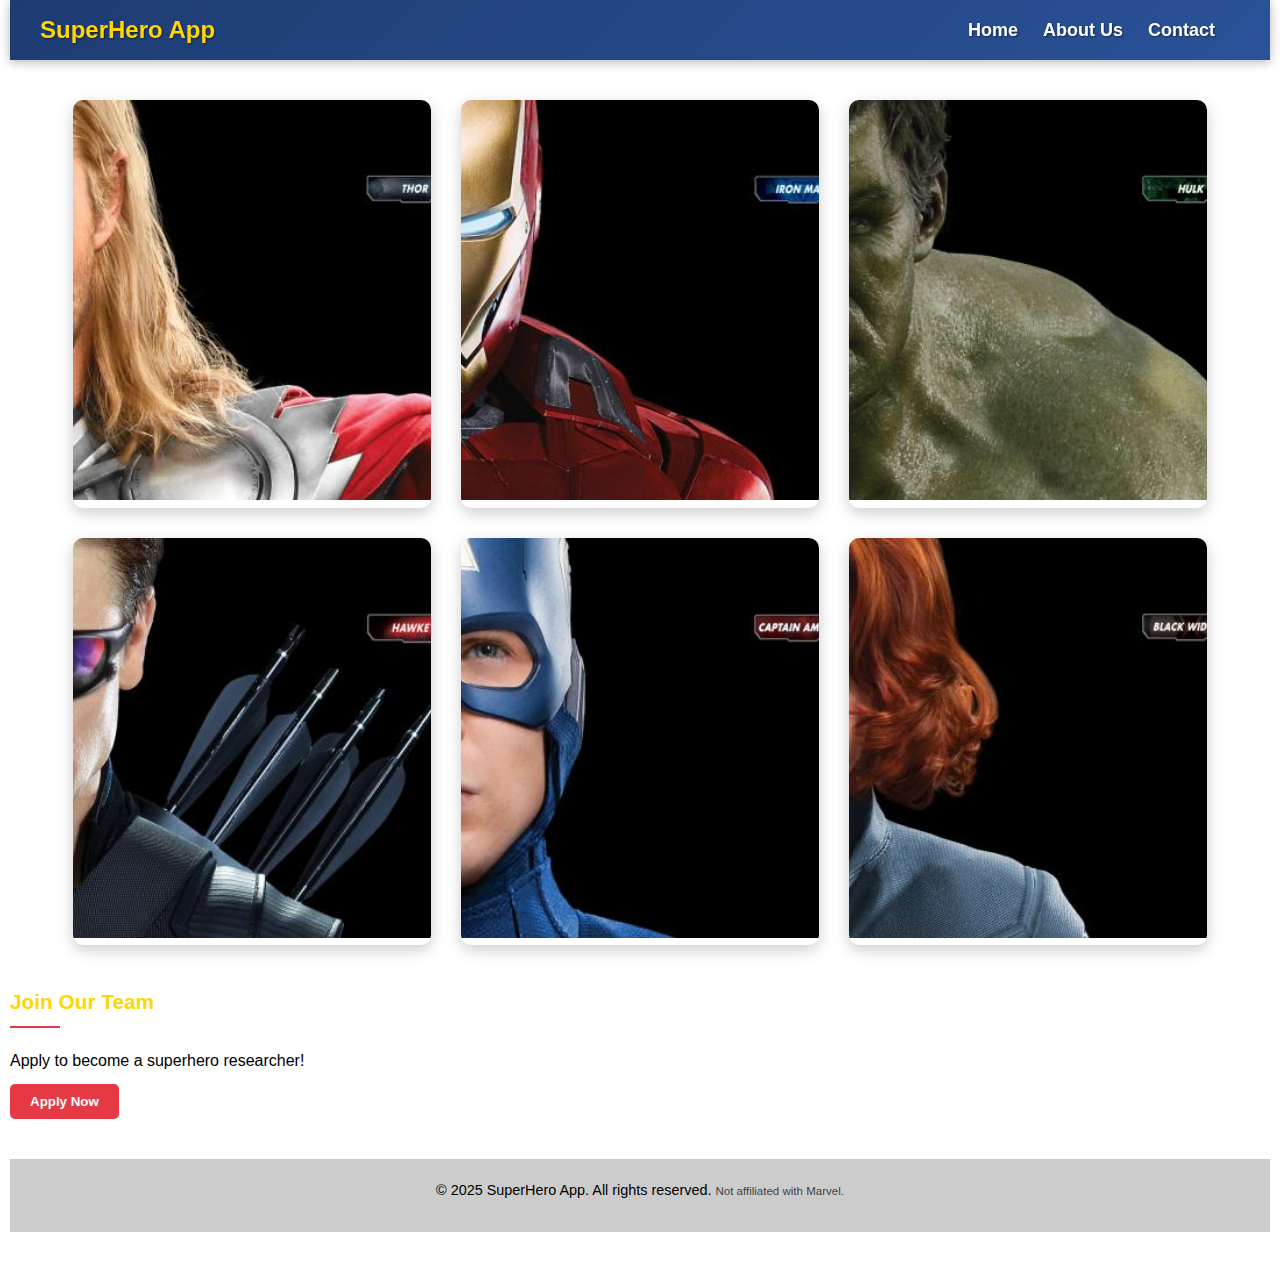
<file: SuperHero-APP/avengersImages/index.html>
<!DOCTYPE html>
<html lang="en">
<head>
    <meta charset="UTF-8">
    <meta name="viewport" content="width=device-width, initial-scale=1.0">
    <title>Home-Page</title>
    <link rel="stylesheet" href="Style.css">
</head>
<body>
    <div id="menu">
        <a href="" class="logo">SuperHero App</a>
        <a href="index.htm">Home</a>
        <a href="about-us.html">About Us</a>
        <a href="contact.html">Contact</a>
        
    </div>
    <!--Navigation Bar end-->

    <div class="gallery">
                <a href="avenger-1.html"><img src="images/avengers_01.jpg"/></a>
                <a href="avenger-2.html"><img src="images/avengers_02.jpg"/></a>
                <a href="avenger-3.html"><img src="images/avengers_03.jpg"/></a>
                <a href="avenger-4.html"><img src="images/avengers_04.jpg"/></a>
                <a href="avenger-5.html"><img src="images/avengers_05.jpg"/></a>
                <a href="avenger-6.html"><img src="images/avengers_06.jpg"/></a>
    </div>
    <div class="footer-section">
            <h3>Join Our Team</h3>
            <p>Apply to become a superhero researcher!</p>
            <button class="shield-btn">Apply Now</button>
        </div>
    </div>
    
    <div class="footer-bottom">
        <p>&copy; 2025 SuperHero App. All rights reserved. <span class="disclaimer">Not affiliated with Marvel.</span></p>
        <div class="social-icons">
            <a href="#"><i class="fab fa-github"></i></a>
            <a href="#"><i class="fab fa-twitter"></i></a>
            <a href="#"><i class="fab fa-discord"></i></a>
        </div>
    </div>
</footer>
</body>
</html>
</file>
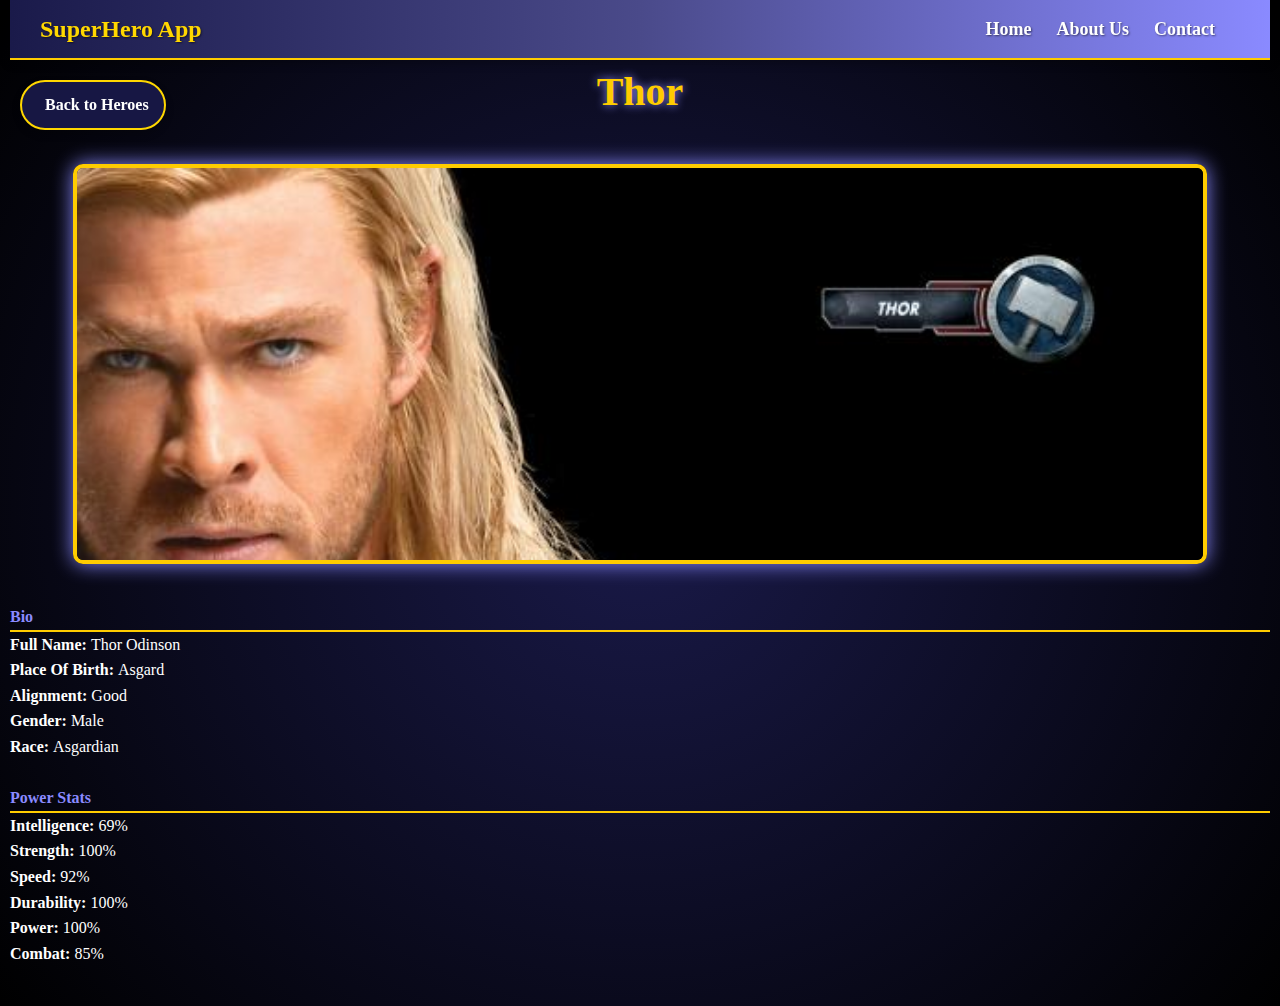
<file: SuperHero-APP/avengersImages/avenger-1.html>
<!DOCTYPE html>
<html lang="en">
<head>
    <meta charset="UTF-8">
    <meta name="viewport" content="width=device-width, initial-scale=1.0">
    <title>avenger-1</title>
    <link rel="stylesheet" href="Style.css">
    <link rel="stylesheet" href="thor.css">
    <style>
        /* ===== BACK BUTTON STYLES ===== */
.back-button {
    position: fixed;
    top: 80px;
    left: 20px;
    z-index: 999;
    background: rgba(26, 26, 74, 0.9);
    color: white;
    padding: 10px 15px;
    border-radius: 30px;
    text-decoration: none;
    font-weight: 600;
    display: flex;
    align-items: center;
    gap: 8px;
    border: 2px solid #ffd700;
    box-shadow: 0 4px 8px rgba(0,0,0,0.2);
    transition: all 0.3s ease;
}

.back-button:hover {
    background: #e63946;
    transform: translateX(-5px);
    box-shadow: 0 6px 12px rgba(0,0,0,0.3);
}

/* Adjust for mobile */
@media (max-width: 768px) {
    .back-button {
        top: 70px;
        padding: 8px 12px;
        font-size: 0.9em;
    }
}
    </style>
</head>
<body>
    <div id="menu">
        <a href="" class="logo">SuperHero App</a>
        <a href="index.html">Home</a>
        <a href="about-us.html">About Us</a>
        <a href="contact.html">Contact</a>
        
    </div>
    <!--Navigation Bar end-->
    <a href="index.html" class="back-button">
        <i class="fas fa-arrow-left"></i> Back to Heroes
    </a>

    <h2>Thor</h2>
          <div class="gallery">
               <img src="images/avengers_01.jpg">
          </div>
             <h4>Bio</h4>
               <p><b>Full Name: </b> Thor Odinson</p>
               <p><b>Place Of Birth: </b> Asgard</p>
               <p><b>Alignment: </b> Good</p>
               <p><b>Gender: </b> Male</p>
               <p><b>Race: </b> Asgardian</p>
              <br/>

              <h4>Power Stats</h4>
              <p><b>Intelligence: </b> 69%</p>
              <p><b>Strength: </b> 100%</p>
              <p><b>Speed: </b> 92%</p>
              <p><b>Durability: </b> 100%</p>
              <p><b>Power: </b> 100%</p>
              <p><b>Combat: </b> 85%</p> 

</body>
</html>
</file>
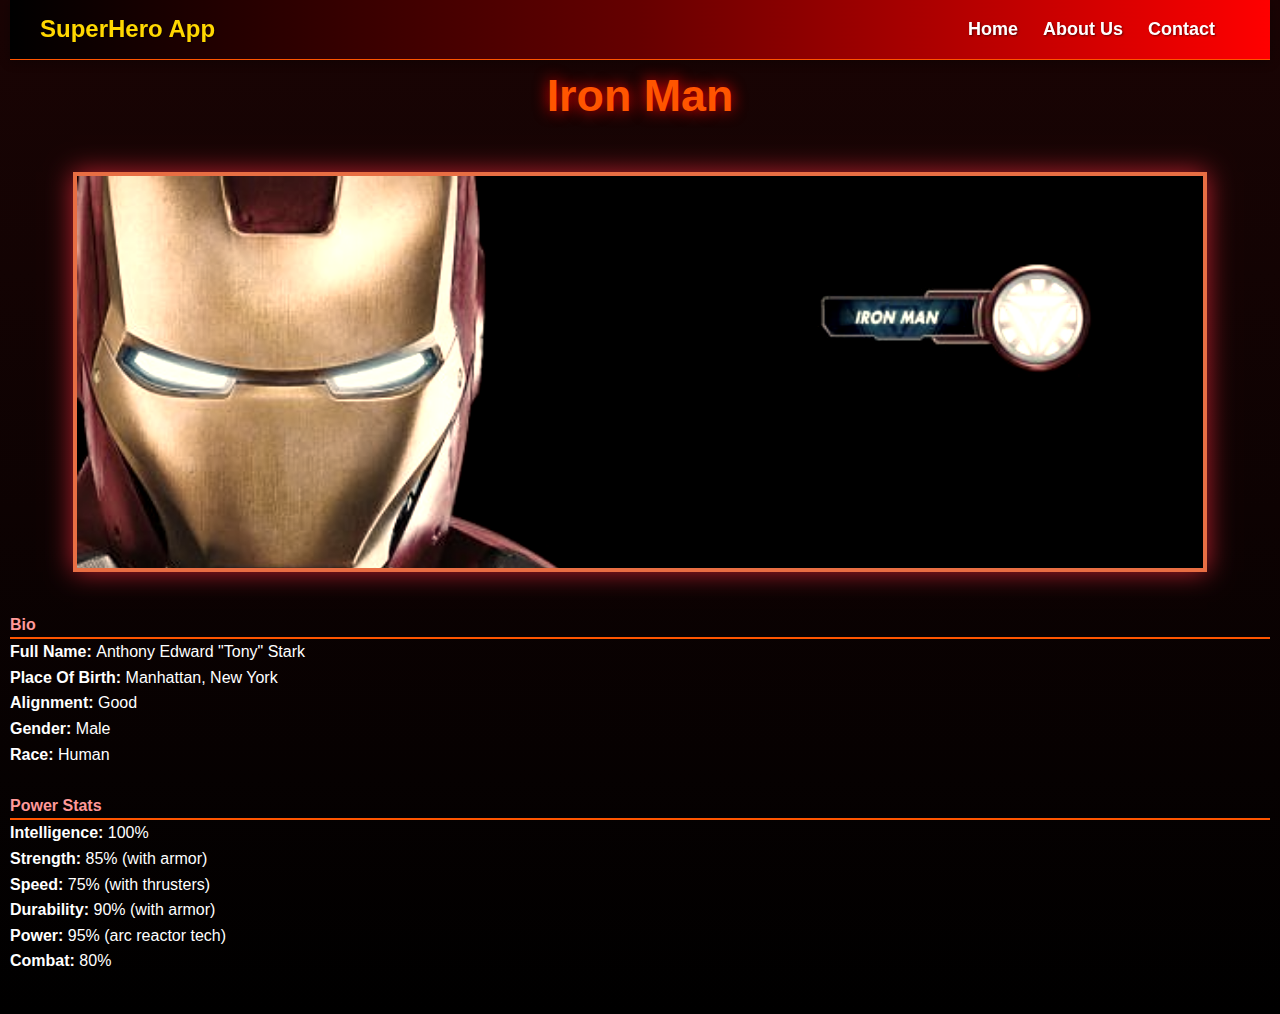
<file: SuperHero-APP/avengersImages/avenger-2.html>
<!DOCTYPE html>
<html lang="en">
<head>
    <meta charset="UTF-8">
    <meta name="viewport" content="width=device-width, initial-scale=1.0">
    <title>avenger-1</title>
    <link rel="stylesheet" href="Style.css">
    <link rel="stylesheet" href="ironman.css">
</head>
<body>
    <div id="menu">
        <a href="" class="logo">SuperHero App</a>
        <a href="index.html">Home</a>
        <a href="about-us.html">About Us</a>
        <a href="contact.html">Contact</a>
        
    </div>
    <!--Navigation Bar end-->

    <h2>Iron Man</h2>
    <div class="gallery">
        <img src="images/avengers_02.jpg" alt="Iron Man">
    </div>
    <h4>Bio</h4>
        <p><b>Full Name: </b> Anthony Edward "Tony" Stark</p>
        <p><b>Place Of Birth: </b> Manhattan, New York</p>
        <p><b>Alignment: </b> Good</p>
        <p><b>Gender: </b> Male</p>
        <p><b>Race: </b> Human</p>
    <br/>

<h4>Power Stats</h4>
    <p><b>Intelligence: </b> 100%</p>
    <p><b>Strength: </b> 85% (with armor)</p>
    <p><b>Speed: </b> 75% (with thrusters)</p>
    <p><b>Durability: </b> 90% (with armor)</p>
    <p><b>Power: </b> 95% (arc reactor tech)</p>
    <p><b>Combat: </b> 80%</p>

</body>
</html>
</file>
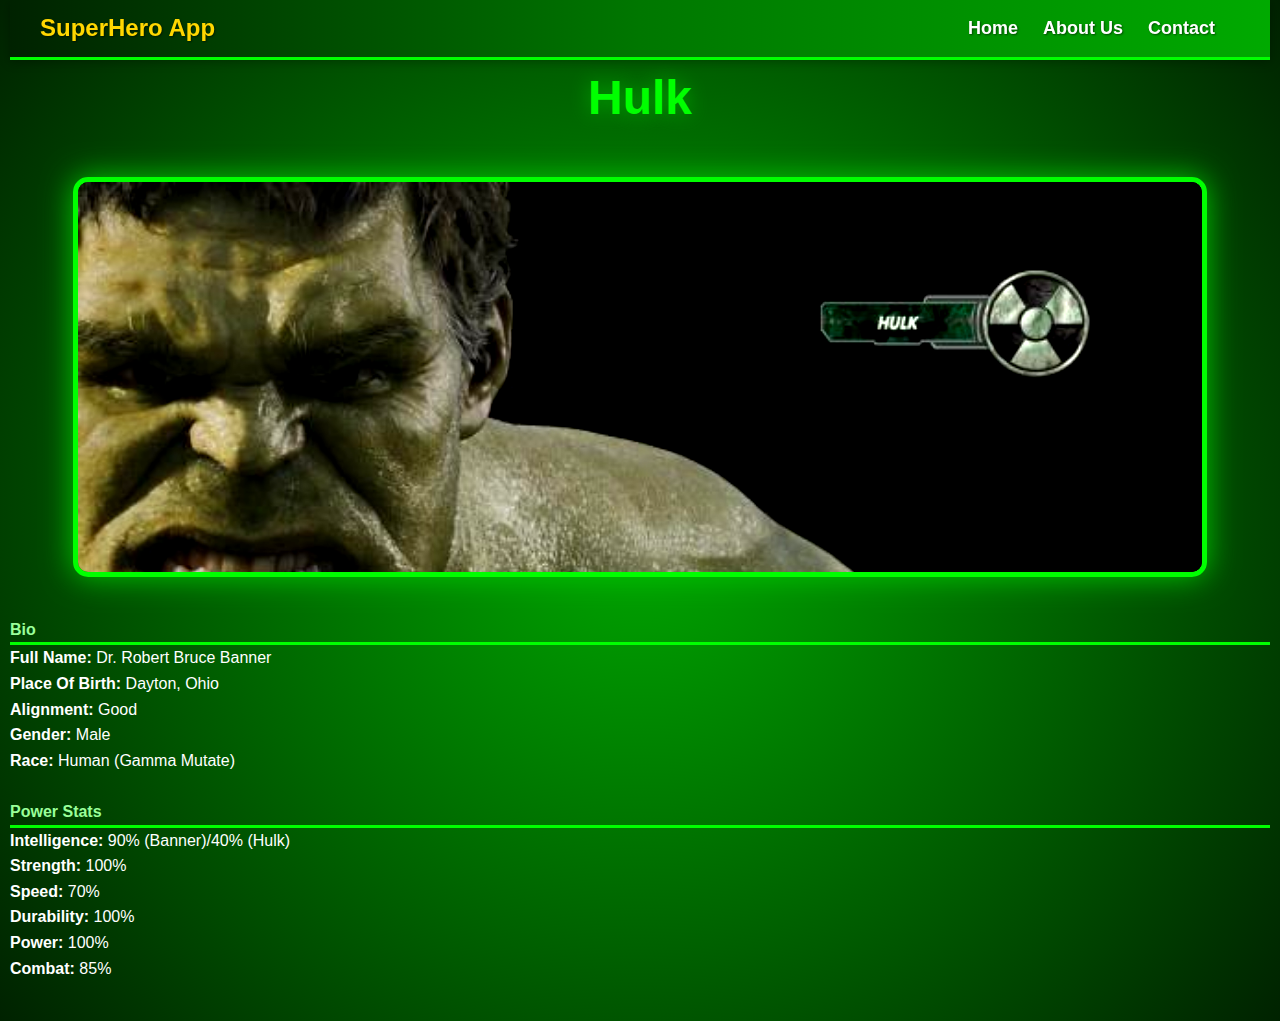
<file: SuperHero-APP/avengersImages/avenger-3.html>
<!DOCTYPE html>
<html lang="en">
<head>
    <meta charset="UTF-8">
    <meta name="viewport" content="width=device-width, initial-scale=1.0">
    <title>avenger-1</title>
    <link rel="stylesheet" href="Style.css">
    <link rel="stylesheet" href="hulk.css">
</head>
<body>
    <div id="menu">
        <a href="" class="logo">SuperHero App</a>
        <a href="index.html">Home</a>
        <a href="about-us.html">About Us</a>
        <a href="contact.html">Contact</a>
        
    </div>
    <!--Navigation Bar end-->

    <h2>Hulk</h2>
<div class="gallery">
    <img src="images/avengers_03.jpg" alt="Hulk">
</div>
<h4>Bio</h4>
    <p><b>Full Name: </b> Dr. Robert Bruce Banner</p>
    <p><b>Place Of Birth: </b> Dayton, Ohio</p>
    <p><b>Alignment: </b> Good</p>
    <p><b>Gender: </b> Male</p>
    <p><b>Race: </b> Human (Gamma Mutate)</p>
<br/>

<h4>Power Stats</h4>
    <p><b>Intelligence: </b> 90% (Banner)/40% (Hulk)</p>
    <p><b>Strength: </b> 100%</p>
    <p><b>Speed: </b> 70%</p>
    <p><b>Durability: </b> 100%</p>
    <p><b>Power: </b> 100%</p>
    <p><b>Combat: </b> 85%</p>

</body>
</html>
</file>
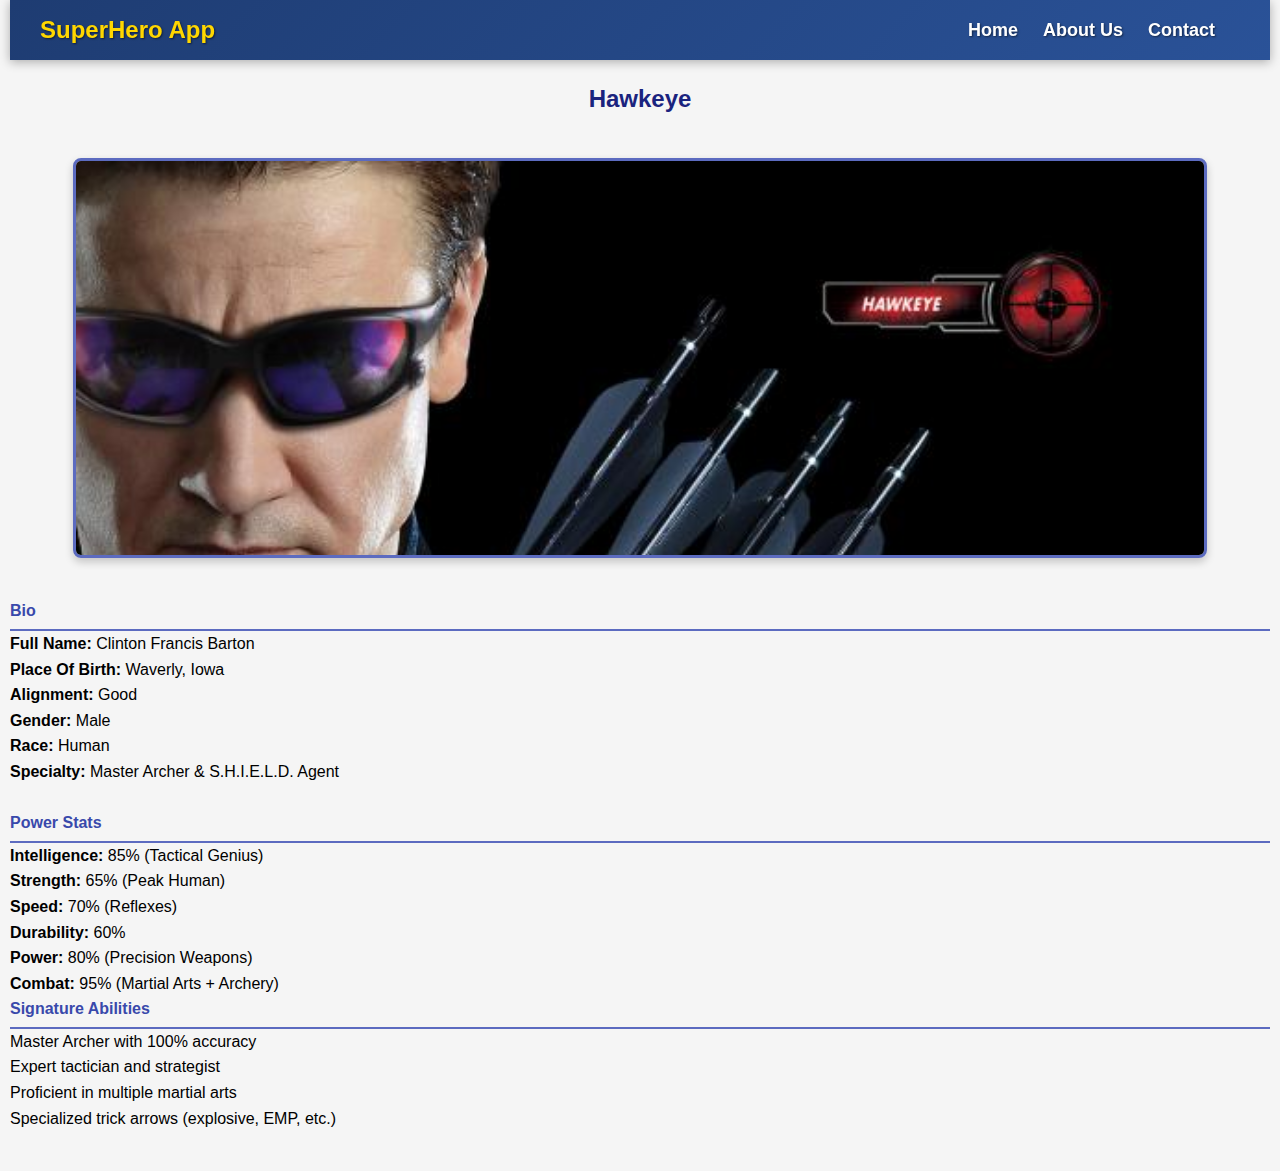
<file: SuperHero-APP/avengersImages/avenger-4.html>
<!DOCTYPE html>
<html lang="en">
<head>
    <meta charset="UTF-8">
    <meta name="viewport" content="width=device-width, initial-scale=1.0">
    <title>Hawkeye - SuperHero App</title>
    <link rel="stylesheet" href="Style.css">
    <style>
        /* Additional inline styles for Hawkeye's page */
        body {
            background-color: #f5f5f5;
            font-family: 'Segoe UI', Tahoma, Geneva, Verdana, sans-serif;
        }
        .gallery img {
            border: 3px solid #5c6bc0;
            border-radius: 8px;
            box-shadow: 0 4px 8px rgba(0,0,0,0.2);
        }
        h2 {
            color: #1a237e;
            text-align: center;
            margin-top: 20px;
        }
        h4 {
            color: #3949ab;
            border-bottom: 2px solid #5c6bc0;
            padding-bottom: 5px;
        }
    </style>
</head>
<body>
    <div id="menu">
        <a href="" class="logo">SuperHero App</a>
        <a href="index.html">Home</a>
        <a href="about-us.html">About Us</a>
        <a href="contact.html">Contact</a>
        
    </div>
    <!--Navigation Bar end-->

    <h2>Hawkeye</h2>
    <div class="gallery">
        <img src="images/avengers_04.jpg" alt="Hawkeye in action">
    </div>
    <h4>Bio</h4>
        <p><b>Full Name: </b> Clinton Francis Barton</p>
        <p><b>Place Of Birth: </b> Waverly, Iowa</p>
        <p><b>Alignment: </b> Good</p>
        <p><b>Gender: </b> Male</p>
        <p><b>Race: </b> Human</p>
        <p><b>Specialty: </b> Master Archer & S.H.I.E.L.D. Agent</p>
        <br/>

    <h4>Power Stats</h4>
        <p><b>Intelligence: </b> 85% (Tactical Genius)</p>
        <p><b>Strength: </b> 65% (Peak Human)</p>
        <p><b>Speed: </b> 70% (Reflexes)</p>
        <p><b>Durability: </b> 60%</p>
        <p><b>Power: </b> 80% (Precision Weapons)</p>
        <p><b>Combat: </b> 95% (Martial Arts + Archery)</p>
    
    <div class="abilities">
        <h4>Signature Abilities</h4>
        <ul>
            <li>Master Archer with 100% accuracy</li>
            <li>Expert tactician and strategist</li>
            <li>Proficient in multiple martial arts</li>
            <li>Specialized trick arrows (explosive, EMP, etc.)</li>
        </ul>
    </div>
</body>
</html>
</file>
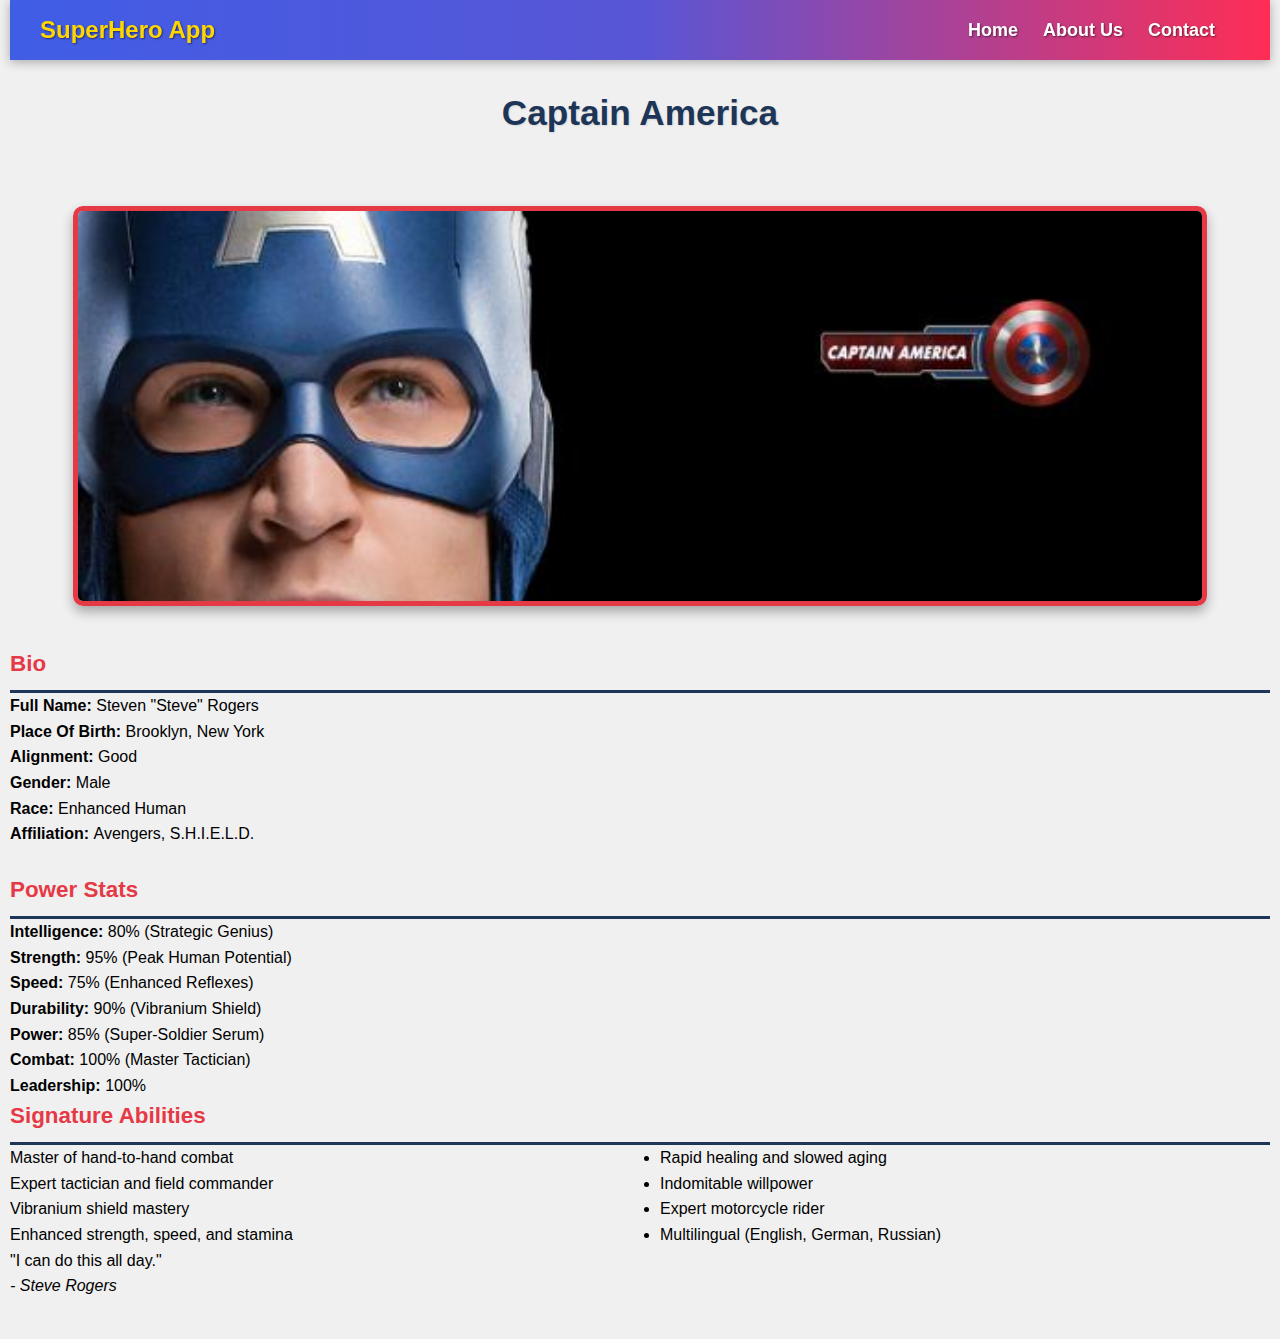
<file: SuperHero-APP/avengersImages/avenger-5.html>
<!DOCTYPE html>
<html lang="en">
<head>
    <meta charset="UTF-8">
    <meta name="viewport" content="width=device-width, initial-scale=1.0">
    <title>Captain America - SuperHero App</title>
    <link rel="stylesheet" href="Style.css">
    <style>
        /* Captain America Theme */
        body {
            background-color: #f0f0f0;
            font-family: 'Segoe UI', Tahoma, Geneva, Verdana, sans-serif;
        }
        #menu {
            background: linear-gradient(90deg, #405de6, #5856d6, #ff2d55);
        }
        .gallery img {
            border: 5px solid #e63946;
            border-radius: 10px;
            box-shadow: 0 6px 12px rgba(0,0,0,0.3);
        }
        h2 {
            color: #1d3557;
            text-align: center;
            margin: 25px 0;
            font-size: 2.2em;
            text-shadow: 1px 1px 2px rgba(0,0,0,0.1);
        }
        h4 {
            color: #e63946;
            border-bottom: 3px solid #1d3557;
            padding-bottom: 8px;
            font-size: 1.4em;
        }
        .abilities ul {
            columns: 2;
            column-gap: 40px;
        }
    </style>
</head>
<body>
    <div id="menu">
        <a href="" class="logo">SuperHero App</a>
        <a href="index.html">Home</a>
        <a href="about-us.html">About Us</a>
        <a href="contact.html">Contact</a>
        
    </div>
    <!--Navigation Bar end-->

    <h2>Captain America</h2>
    <div class="gallery">
        <img src="images/avengers_05.jpg" alt="Captain America with his shield">
    </div>
    <h4>Bio</h4>
        <p><b>Full Name: </b> Steven "Steve" Rogers</p>
        <p><b>Place Of Birth: </b> Brooklyn, New York</p>
        <p><b>Alignment: </b> Good</p>
        <p><b>Gender: </b> Male</p>
        <p><b>Race: </b> Enhanced Human</p>
        <p><b>Affiliation: </b> Avengers, S.H.I.E.L.D.</p>
        <br/>

    <h4>Power Stats</h4>
        <p><b>Intelligence: </b> 80% (Strategic Genius)</p>
        <p><b>Strength: </b> 95% (Peak Human Potential)</p>
        <p><b>Speed: </b> 75% (Enhanced Reflexes)</p>
        <p><b>Durability: </b> 90% (Vibranium Shield)</p>
        <p><b>Power: </b> 85% (Super-Soldier Serum)</p>
        <p><b>Combat: </b> 100% (Master Tactician)</p>
        <p><b>Leadership: </b> 100%</p>
    
    <div class="abilities">
        <h4>Signature Abilities</h4>
        <ul>
            <li>Master of hand-to-hand combat</li>
            <li>Expert tactician and field commander</li>
            <li>Vibranium shield mastery</li>
            <li>Enhanced strength, speed, and stamina</li>
            <li>Rapid healing and slowed aging</li>
            <li>Indomitable willpower</li>
            <li>Expert motorcycle rider</li>
            <li>Multilingual (English, German, Russian)</li>
        </ul>
    </div>

    <div class="quote">
        <blockquote>"I can do this all day."</blockquote>
        <cite>- Steve Rogers</cite>
    </div>
</body>
</html>
</file>
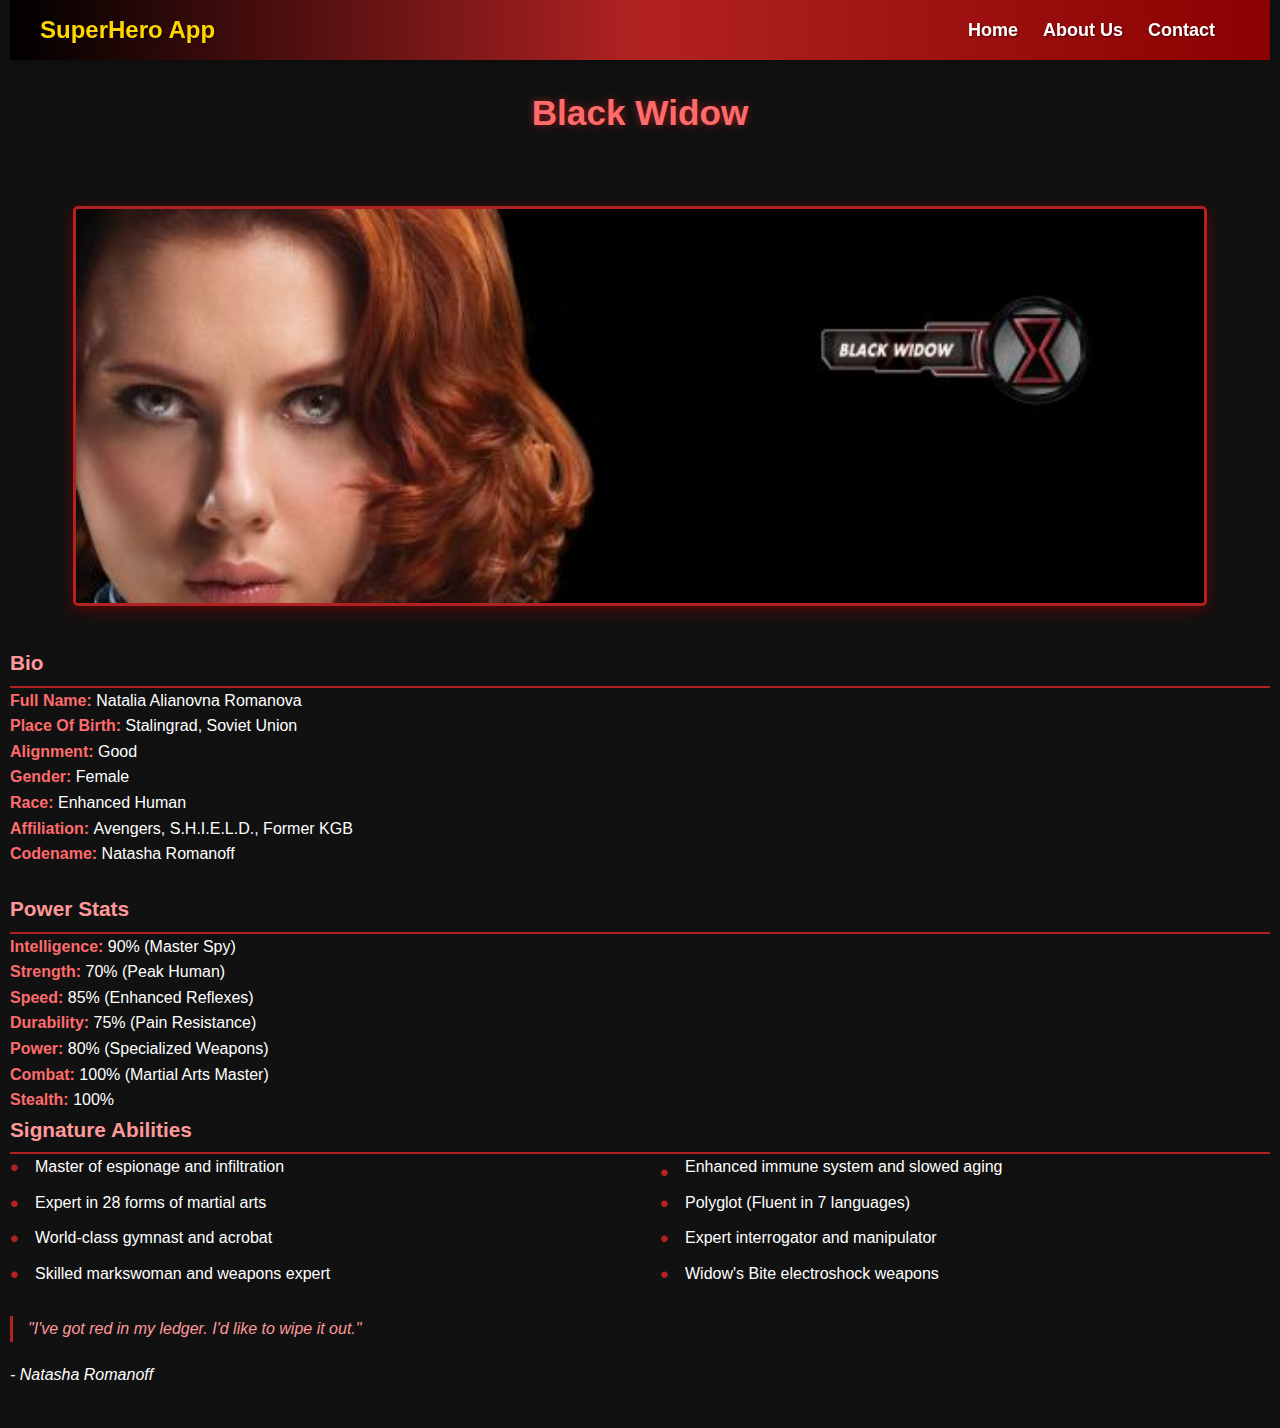
<file: SuperHero-APP/avengersImages/avenger-6.html>
<!DOCTYPE html>
<html lang="en">
<head>
    <meta charset="UTF-8">
    <meta name="viewport" content="width=device-width, initial-scale=1.0">
    <title>Black Widow - SuperHero App</title>
    <link rel="stylesheet" href="Style.css">
    <style>
        /* Black Widow Theme */
        body {
            background-color: #111;
            color: #fff;
            font-family: 'Segoe UI', Tahoma, Geneva, Verdana, sans-serif;
        }
        #menu {
            background: linear-gradient(90deg, #000, #b22222, #8b0000);
        }
        .gallery img {
            border: 3px solid #b22222;
            border-radius: 5px;
            box-shadow: 0 4px 15px rgba(139, 0, 0, 0.6);
        }
        h2 {
            color: #ff6b6b;
            text-align: center;
            margin: 25px 0;
            font-size: 2.2em;
            text-shadow: 0 0 8px rgba(178, 34, 34, 0.7);
        }
        h4 {
            color: #ff9999;
            border-bottom: 2px solid #b22222;
            padding-bottom: 6px;
            font-size: 1.3em;
        }
        b {
            color: #ff6b6b;
        }
        .abilities ul {
            columns: 2;
            column-gap: 40px;
            list-style-type: none;
            padding-left: 0;
        }
        .abilities li {
            position: relative;
            padding-left: 25px;
            margin-bottom: 10px;
        }
        .abilities li:before {
            content: "•";
            color: #b22222;
            font-size: 1.5em;
            position: absolute;
            left: 0;
            top: -5px;
        }
        blockquote {
            font-style: italic;
            border-left: 3px solid #b22222;
            padding-left: 15px;
            margin: 20px 0;
            color: #ff9999;
        }
    </style>
</head>
<body>
    <div id="menu">
        <a href="" class="logo">SuperHero App</a>
        <a href="index.html">Home</a>
        <a href="about-us.html">About Us</a>
        <a href="contact.html">Contact</a> 
    </div>
    <!--Navigation Bar end-->

    <h2>Black Widow</h2>
    <div class="gallery">
        <img src="images/avengers_06.jpg" alt="Black Widow in combat stance">
    </div>
    <h4>Bio</h4>
        <p><b>Full Name: </b> Natalia Alianovna Romanova</p>
        <p><b>Place Of Birth: </b> Stalingrad, Soviet Union</p>
        <p><b>Alignment: </b> Good</p>
        <p><b>Gender: </b> Female</p>
        <p><b>Race: </b> Enhanced Human</p>
        <p><b>Affiliation: </b> Avengers, S.H.I.E.L.D., Former KGB</p>
        <p><b>Codename: </b> Natasha Romanoff</p>
        <br/>

    <h4>Power Stats</h4>
        <p><b>Intelligence: </b> 90% (Master Spy)</p>
        <p><b>Strength: </b> 70% (Peak Human)</p>
        <p><b>Speed: </b> 85% (Enhanced Reflexes)</p>
        <p><b>Durability: </b> 75% (Pain Resistance)</p>
        <p><b>Power: </b> 80% (Specialized Weapons)</p>
        <p><b>Combat: </b> 100% (Martial Arts Master)</p>
        <p><b>Stealth: </b> 100%</p>
    
    <div class="abilities">
        <h4>Signature Abilities</h4>
        <ul>
            <li>Master of espionage and infiltration</li>
            <li>Expert in 28 forms of martial arts</li>
            <li>World-class gymnast and acrobat</li>
            <li>Skilled markswoman and weapons expert</li>
            <li>Enhanced immune system and slowed aging</li>
            <li>Polyglot (Fluent in 7 languages)</li>
            <li>Expert interrogator and manipulator</li>
            <li>Widow's Bite electroshock weapons</li>
        </ul>
    </div>

    <div class="quote">
        <blockquote>"I've got red in my ledger. I'd like to wipe it out."</blockquote>
        <cite>- Natasha Romanoff</cite>
    </div>
</body>
</html>
</file>
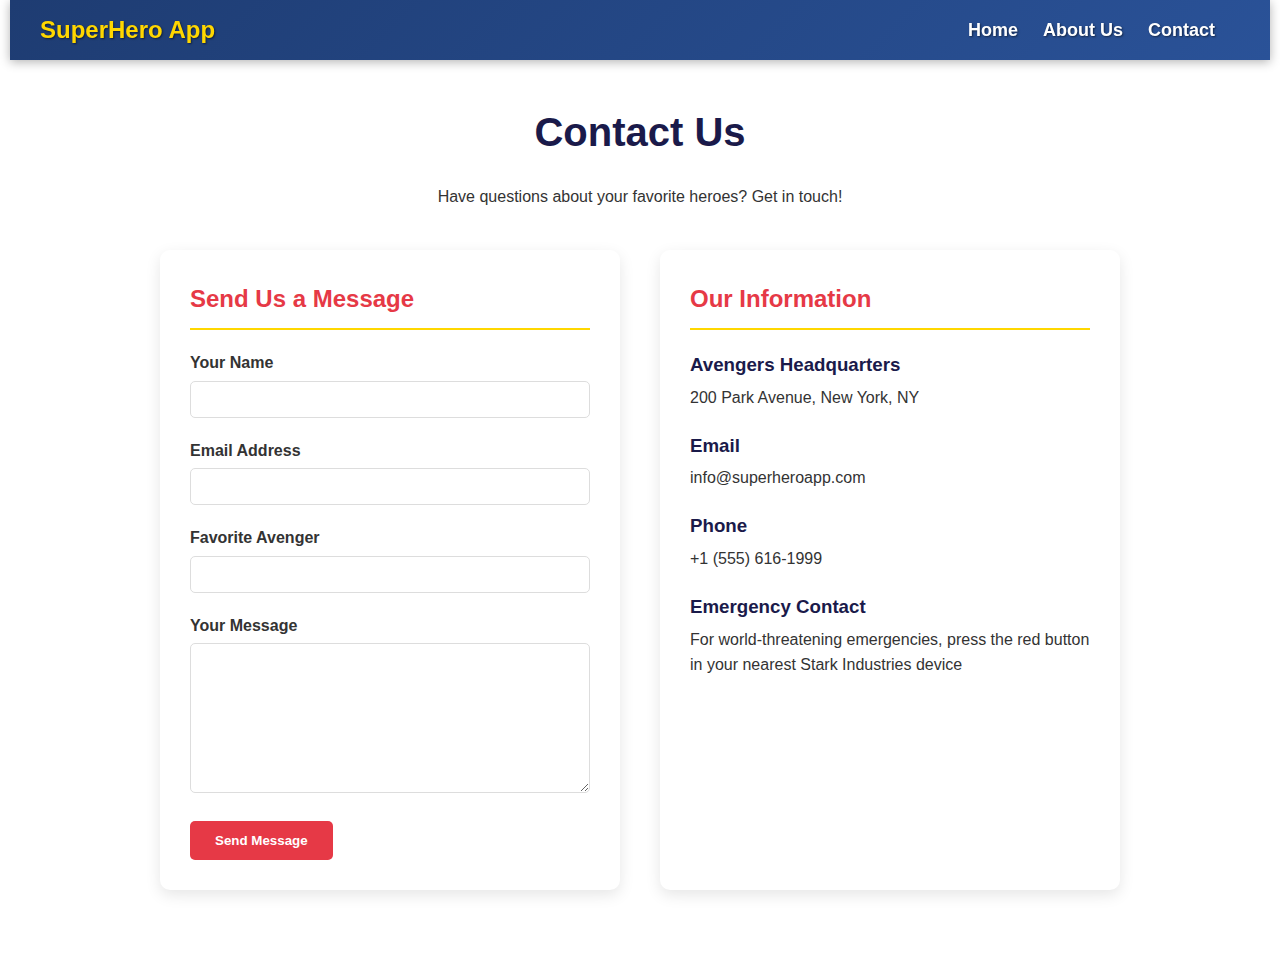
<file: SuperHero-APP/avengersImages/contact.html>
<!DOCTYPE html>
<html lang="en">
<head>
    <meta charset="UTF-8">
    <meta name="viewport" content="width=device-width, initial-scale=1.0">
    <title>Contact - SuperHero App</title>
    <link rel="stylesheet" href="Style.css">
    <style>
        .contact-container {
            max-width: 1000px;
            margin: 40px auto;
            padding: 0 20px;
            color: #333;
        }
        .contact-header {
            text-align: center;
            margin-bottom: 40px;
        }
        .contact-header h1 {
            font-size: 2.5em;
            color: #1a1a4a;
            margin-bottom: 20px;
        }
        .contact-content {
            display: grid;
            grid-template-columns: 1fr 1fr;
            gap: 40px;
        }
        .contact-form {
            background: white;
            padding: 30px;
            border-radius: 10px;
            box-shadow: 0 5px 15px rgba(0,0,0,0.1);
        }
        .contact-info {
            background: white;
            padding: 30px;
            border-radius: 10px;
            box-shadow: 0 5px 15px rgba(0,0,0,0.1);
        }
        .contact-form h2, .contact-info h2 {
            color: #e63946;
            margin-bottom: 20px;
            border-bottom: 2px solid #ffd700;
            padding-bottom: 10px;
        }
        .form-group {
            margin-bottom: 20px;
        }
        .form-group label {
            display: block;
            margin-bottom: 5px;
            font-weight: 600;
        }
        .form-group input,
        .form-group textarea {
            width: 100%;
            padding: 10px;
            border: 1px solid #ddd;
            border-radius: 5px;
            font-family: inherit;
        }
        .form-group textarea {
            height: 150px;
        }
        .submit-btn {
            background: #e63946;
            color: white;
            border: none;
            padding: 12px 25px;
            border-radius: 5px;
            cursor: pointer;
            font-weight: 600;
            transition: all 0.3s ease;
        }
        .submit-btn:hover {
            background: #c1121f;
            transform: translateY(-2px);
        }
        .info-item {
            margin-bottom: 20px;
        }
        .info-item h3 {
            color: #1a1a4a;
            margin-bottom: 5px;
        }
    </style>
</head>
<body>
    <div id="menu">
        <a href="index.html" class="logo">SuperHero App</a>
        <a href="index.html">Home</a>
        <a href="about-us.html">About Us</a>
        <a href="contact.html">Contact</a>
    </div>

    <div class="contact-container">
        <div class="contact-header">
            <h1>Contact Us</h1>
            <p>Have questions about your favorite heroes? Get in touch!</p>
        </div>
        
        <div class="contact-content">
            <div class="contact-form">
                <h2>Send Us a Message</h2>
                <form>
                    <div class="form-group">
                        <label for="name">Your Name</label>
                        <input type="text" id="name" required>
                    </div>
                    <div class="form-group">
                        <label for="email">Email Address</label>
                        <input type="email" id="email" required>
                    </div>
                    <div class="form-group">
                        <label for="hero">Favorite Avenger</label>
                        <input type="text" id="hero">
                    </div>
                    <div class="form-group">
                        <label for="message">Your Message</label>
                        <textarea id="message" required></textarea>
                    </div>
                    <button type="submit" class="submit-btn">Send Message</button>
                </form>
            </div>
            
            <div class="contact-info">
                <h2>Our Information</h2>
                <div class="info-item">
                    <h3>Avengers Headquarters</h3>
                    <p>200 Park Avenue, New York, NY</p>
                </div>
                <div class="info-item">
                    <h3>Email</h3>
                    <p>info@superheroapp.com</p>
                </div>
                <div class="info-item">
                    <h3>Phone</h3>
                    <p>+1 (555) 616-1999</p>
                </div>
                <div class="info-item">
                    <h3>Emergency Contact</h3>
                    <p>For world-threatening emergencies, press the red button in your nearest Stark Industries device</p>
                </div>
            </div>
        </div>
    </div>
</body>
</html>
</file>
<file: SuperHero-APP/avengersImages/Style.css>
/* ===== BASE STYLES ===== */
* {
    margin: 0;
    padding: 0;
    box-sizing: border-box;
}

body {
    font-family: 'Segoe UI', Tahoma, Geneva, Verdana, sans-serif;
    line-height: 1.6;
    padding-bottom: 40px;
    margin-left: 10px;
    margin-right: 10px;
}

/* ===== UNIVERSAL NAVIGATION ===== */
#menu {
    width: 100%;
    height: 60px;
    background: linear-gradient(135deg, #1e3c72 0%, #2a5298 100%);
    display: flex;
    align-items: center;
    padding: 0 30px;
    position: sticky;
    top: 0;
    z-index: 1000;
    box-shadow: 0 2px 10px rgba(0,0,0,0.3);
}

#menu a {
    color: white;
    text-decoration: none;
    font-weight: 600;
    margin-right: 25px;
    font-size: 18px;
    transition: all 0.3s ease;
    text-shadow: 1px 1px 2px rgba(0,0,0,0.5);
}

#menu a.logo {
    font-size: 24px;
    font-weight: 800;
    margin-right: auto;
    color: #ffd700;
}

#menu a:hover {
    color: #ffd700;
    transform: translateY(-2px);
}

/* ===== HERO GALLERY GRID ===== */
.gallery {
    display: grid;
    grid-template-columns: repeat(auto-fit, minmax(300px, 1fr));
    gap: 30px;
    padding: 40px 5%;
    max-width: 1600px;
    margin: 0 auto;
}

.gallery a {
    display: block;
    transition: all 0.3s ease;
    border-radius: 10px;
    overflow: hidden;
    box-shadow: 0 5px 15px rgba(0,0,0,0.2);
    position: relative;
}

.gallery a:hover {
    transform: translateY(-10px) scale(1.02);
    box-shadow: 0 15px 30px rgba(0,0,0,0.3);
}

.gallery img {
    width: 100%;
    height: 400px;
    object-fit: cover;
    object-position: top;
    transition: transform 0.5s ease;
}

.gallery a:hover img {
    transform: scale(1.1);
}

/* ===== HERO-SPECIFIC OVERLAYS ===== */
.gallery a::after {
    content: attr(href);
    position: absolute;
    bottom: 0;
    left: 0;
    right: 0;
    background: linear-gradient(to top, rgba(0,0,0,0.8), transparent);
    color: white;
    padding: 20px;
    font-size: 24px;
    font-weight: bold;
    text-transform: capitalize;
    text-align: center;
    opacity: 0;
    transition: opacity 0.3s ease;
}

.gallery a:hover::after {
    opacity: 1;
}

/* ===== INDIVIDUAL HERO THEME VARIABLES ===== */
/* Thor */
.avenger-1 {
    --primary: #1a1a4a;
    --secondary: #ffcc00;
    --accent: #8a8aff;
}

/* Iron Man */
.avenger-2 {
    --primary: #600;
    --secondary: #ff5500;
    --accent: #f00;
}

/* Hulk */
.avenger-3 {
    --primary: #002200;
    --secondary: #00ff00;
    --accent: #00aa00;
}

/* Hawkeye */
.avenger-4 {
    --primary: #1a237e;
    --secondary: #b22222;
    --accent: #5c6bc0;
}

/* Captain America */
.avenger-5 {
    --primary: #1d3557;
    --secondary: #e63946;
    --accent: #f1faee;
}

/* Black Widow */
.avenger-6 {
    --primary: #111;
    --secondary: #b22222;
    --accent: #8b0000;
}

/* ===== RESPONSIVE DESIGN ===== */
@media (max-width: 1024px) {
    .gallery {
        grid-template-columns: repeat(auto-fit, minmax(250px, 1fr));
    }
}

@media (max-width: 768px) {
    #menu {
        padding: 0 15px;
        height: 50px;
    }
    
    #menu a {
        font-size: 16px;
        margin-right: 15px;
    }
    
    #menu a.logo {
        font-size: 20px;
    }
    
    .gallery {
        grid-template-columns: repeat(auto-fit, minmax(200px, 1fr));
        gap: 20px;
    }
}

@media (max-width: 480px) {
    .gallery {
        grid-template-columns: 1fr;
    }
    
    .gallery img {
        height: 300px;
    }
}
/* ===== FOOTER STYLES ===== */
.super-footer {
    background: linear-gradient(135deg, #1a1a4a 0%, #0a0a2a 100%);
    color: white;
    padding: 40px 0 0;
    margin-top: 60px;
    border-top: 3px solid #ffd700;
}

.footer-content {
    display: grid;
    grid-template-columns: repeat(auto-fit, minmax(250px, 1fr));
    gap: 40px;
    max-width: 1200px;
    margin: 0 auto;
    padding: 0 20px;
}

.footer-section h3 {
    color: #ffd700;
    font-size: 1.3em;
    margin-bottom: 20px;
    position: relative;
    padding-bottom: 10px;
}

.footer-section h3::after {
    content: '';
    position: absolute;
    left: 0;
    bottom: 0;
    width: 50px;
    height: 2px;
    background: #e63946;
}

.footer-section ul {
    list-style: none;
}

.footer-section ul li {
    margin-bottom: 10px;
}

.footer-section ul li a {
    color: #ddd;
    text-decoration: none;
    transition: all 0.3s ease;
}

.footer-section ul li a:hover {
    color: #ffd700;
    padding-left: 5px;
}

.shield-btn {
    background: #e63946;
    color: white;
    border: none;
    padding: 10px 20px;
    border-radius: 5px;
    cursor: pointer;
    font-weight: bold;
    transition: all 0.3s ease;
    margin-top: 10px;
}

.shield-btn:hover {
    background: #ffd700;
    color: #1a1a4a;
    transform: translateY(-3px);
}

.footer-bottom {
    text-align: center;
    padding: 20px;
    background: rgba(0,0,0,0.2);
    margin-top: 40px;
}

.footer-bottom p {
    margin-bottom: 10px;
    font-size: 0.9em;
}

.disclaimer {
    font-size: 0.8em;
    opacity: 0.7;
}

.social-icons {
    display: flex;
    justify-content: center;
    gap: 15px;
}

.social-icons a {
    color: white;
    font-size: 1.2em;
    transition: all 0.3s ease;
}

.social-icons a:hover {
    color: #ffd700;
    transform: translateY(-3px);
}

/* Font Awesome Icons */
@import url('https://cdnjs.cloudflare.com/ajax/libs/font-awesome/5.15.3/css/all.min.css');

/* Responsive Adjustments */
@media (max-width: 768px) {
    .footer-content {
        grid-template-columns: 1fr;
        gap: 30px;
    }
    
    .footer-section {
        text-align: center;
    }
    
    .footer-section h3::after {
        left: 50%;
        transform: translateX(-50%);
    }
    
    .footer-section ul li a:hover {
        padding-left: 0;
    }
}
</file>
<file: SuperHero-APP/avengersImages/thor.css>
/* Asgardian Theme */
        body {
            background-color: #0a0a2a;
            color: #fff;
            font-family: 'Times New Roman', serif;
            background-image: radial-gradient(circle, #1a1a4a 0%, #000 100%);
        }
        #menu {
            background: linear-gradient(90deg, #1a1a4a, #4a4a8a, #8a8aff);
            border-bottom: 2px solid #ffcc00;
        }
        .gallery img {
            border: 4px solid #ffcc00;
            border-radius: 10px;
            box-shadow: 0 0 20px #8a8aff;
        }
        h2 {
            color: #ffcc00;
            text-align: center;
            font-size: 2.5em;
            text-shadow: 0 0 10px #8a8aff;
            font-family: 'Cinzel', serif;
        }
        h4 {
            color: #8a8aff;
            border-bottom: 2px solid #ffcc00;
        }
        .abilities li:before {
            content: "⚡";
        }
        blockquote {
            font-style: italic;
            color: #ffcc00;
        }
</file>
<file: SuperHero-APP/avengersImages/ironman.css>
body {
            background-color: #000;
            color: #fff;
            font-family: 'Arial', sans-serif;
            background-image: 
                linear-gradient(to bottom, rgba(255,40,40,0.1) 0%, rgba(0,0,0,1) 100%);
        }
        #menu {
            background: linear-gradient(90deg, #000, #600, #f00);
            border-bottom: 1px solid #ff5500;
        }
        .gallery img {
            border: 4px solid #ff5500;
            border-radius: 0;
            box-shadow: 0 0 25px #f00;
            filter: sepia(50%) hue-rotate(-10deg) contrast(110%);
        }
        h2 {
            color: #ff5500;
            text-align: center;
            font-size: 2.8em;
            text-shadow: 0 0 15px #f00;
            font-family: 'Orbitron', sans-serif;
        }
        h4 {
            color: #ff9999;
            border-bottom: 2px solid #ff5500;
        }
        .abilities li:before {
            content: "🛠️";
        }
        blockquote {
            font-style: italic;
            color: #ff5500;
            border-left: 3px solid #ff5500;
        }
</file>
<file: SuperHero-APP/avengersImages/hulk.css>
body {
            background-color: #002200;
            color: #fff;
            font-family: 'Verdana', sans-serif;
            background-image: 
                radial-gradient(circle at center, #00aa00 0%, #002200 100%);
        }
        #menu {
            background: linear-gradient(90deg, #002200, #007700, #00aa00);
            border-bottom: 3px solid #00ff00;
        }
        .gallery img {
            border: 5px solid #00ff00;
            border-radius: 15px;
            box-shadow: 0 0 30px #00aa00;
            filter: contrast(120%) brightness(110%);
        }
        h2 {
            color: #00ff00;
            text-align: center;
            font-size: 3em;
            text-shadow: 0 0 20px #00aa00;
            font-family: 'Impact', sans-serif;
        }
        h4 {
            color: #99ff99;
            border-bottom: 3px solid #00ff00;
        }
        .abilities li:before {
            content: "💪";
            color: #00ff00;
        }
        blockquote {
            font-style: italic;
            color: #00ff00;
            border-left: 4px solid #00ff00;
        }
</file>
